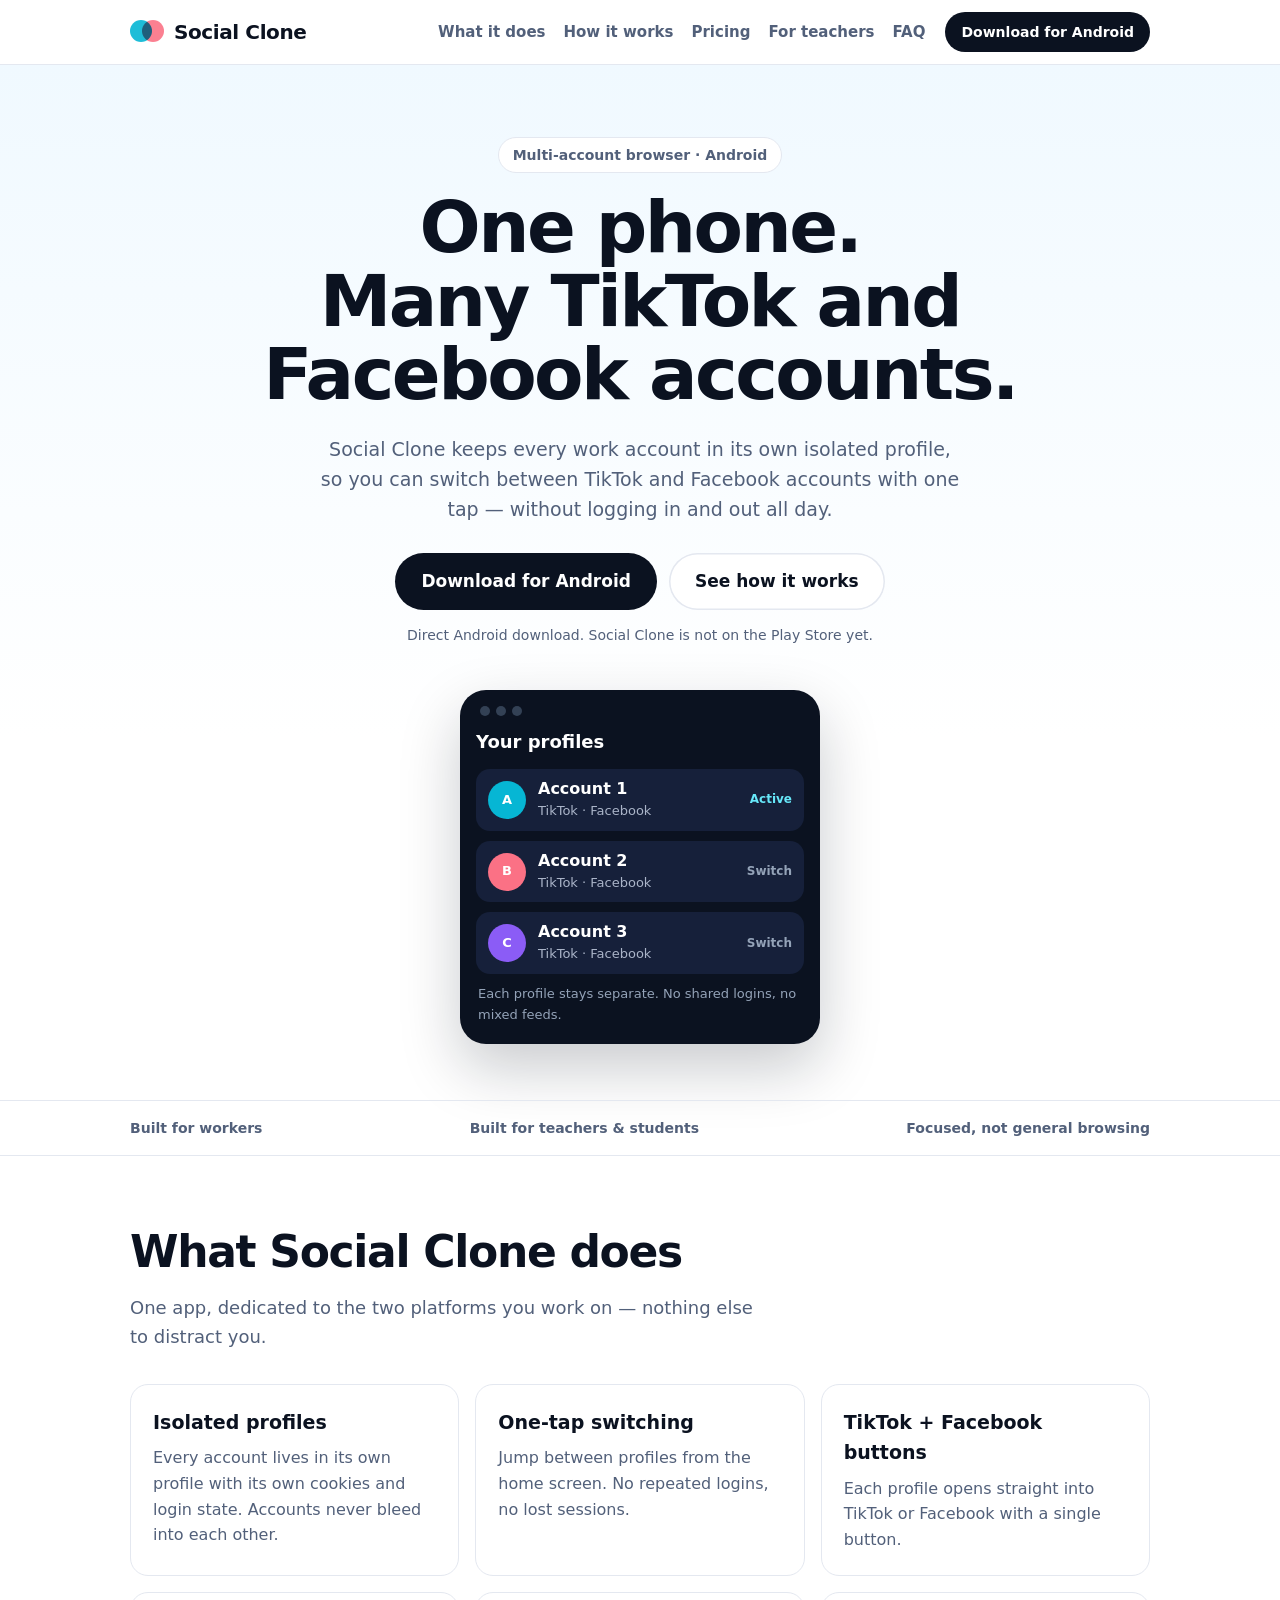
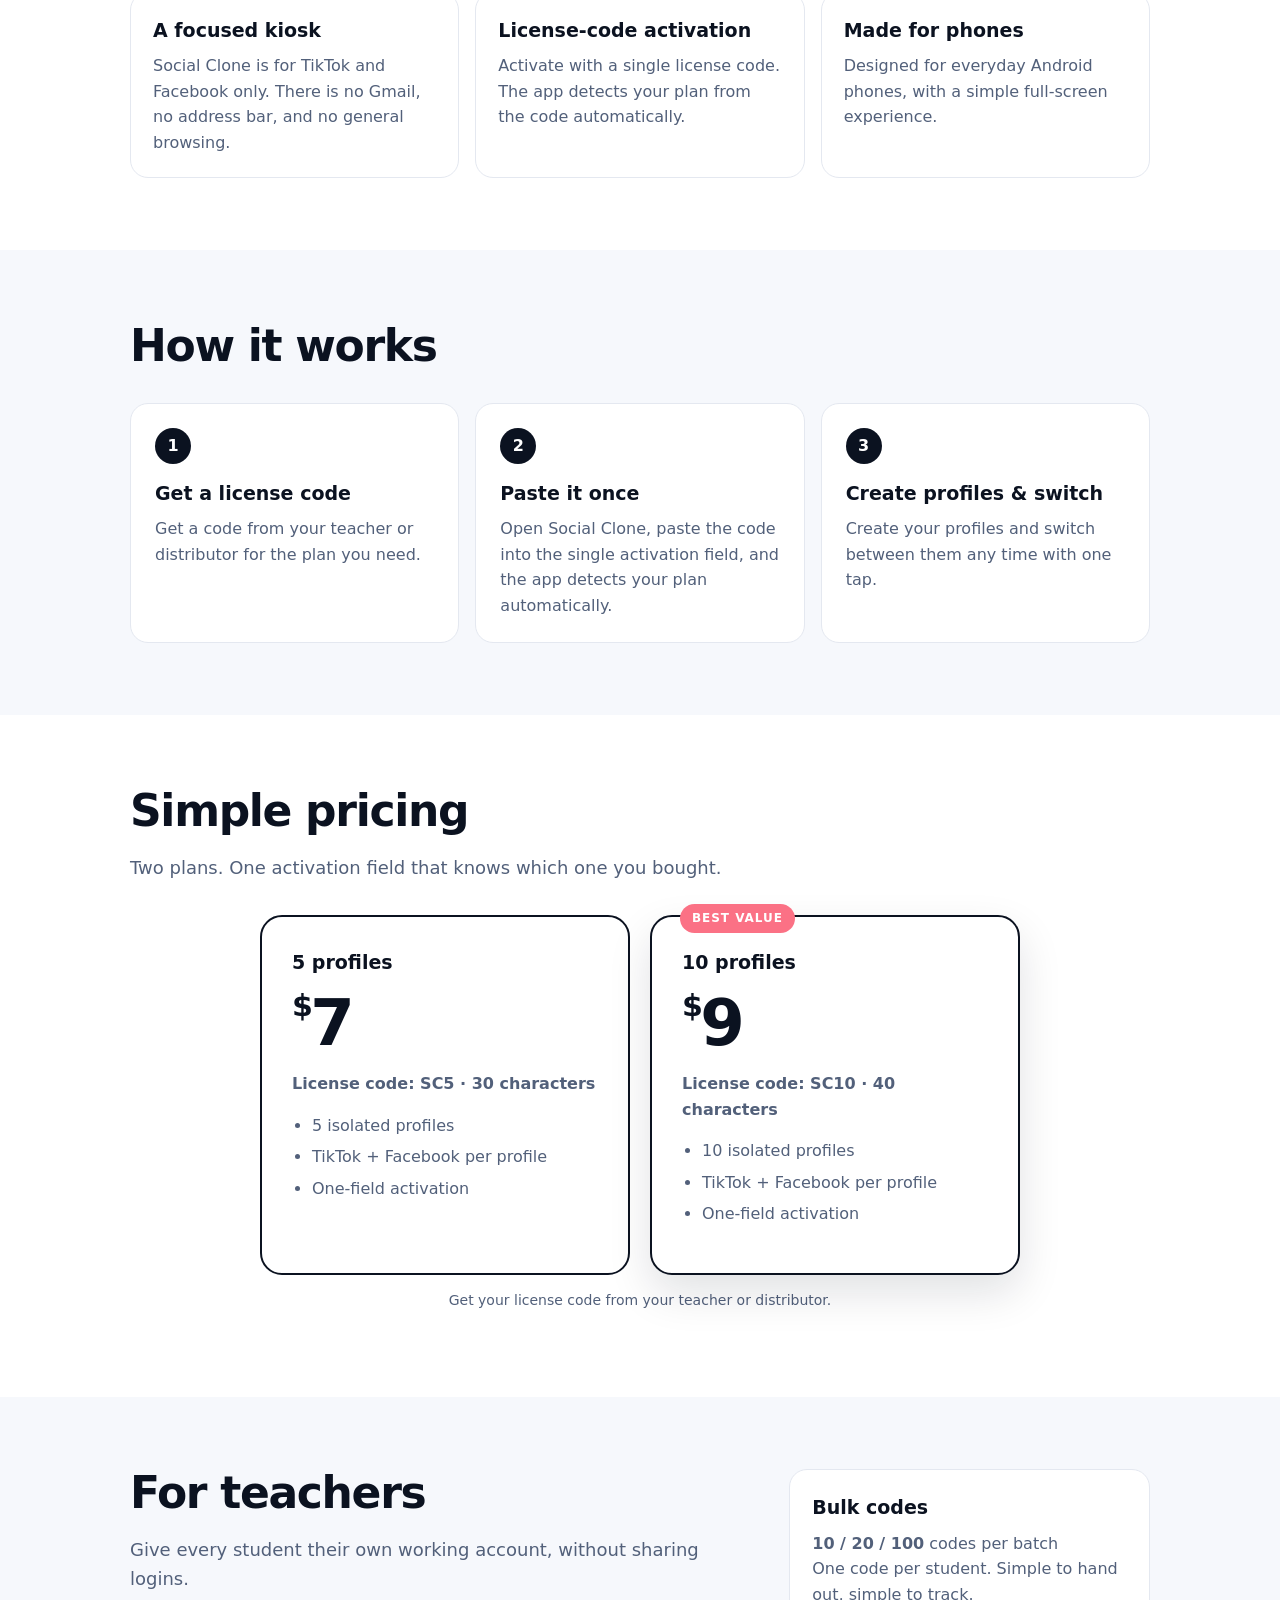
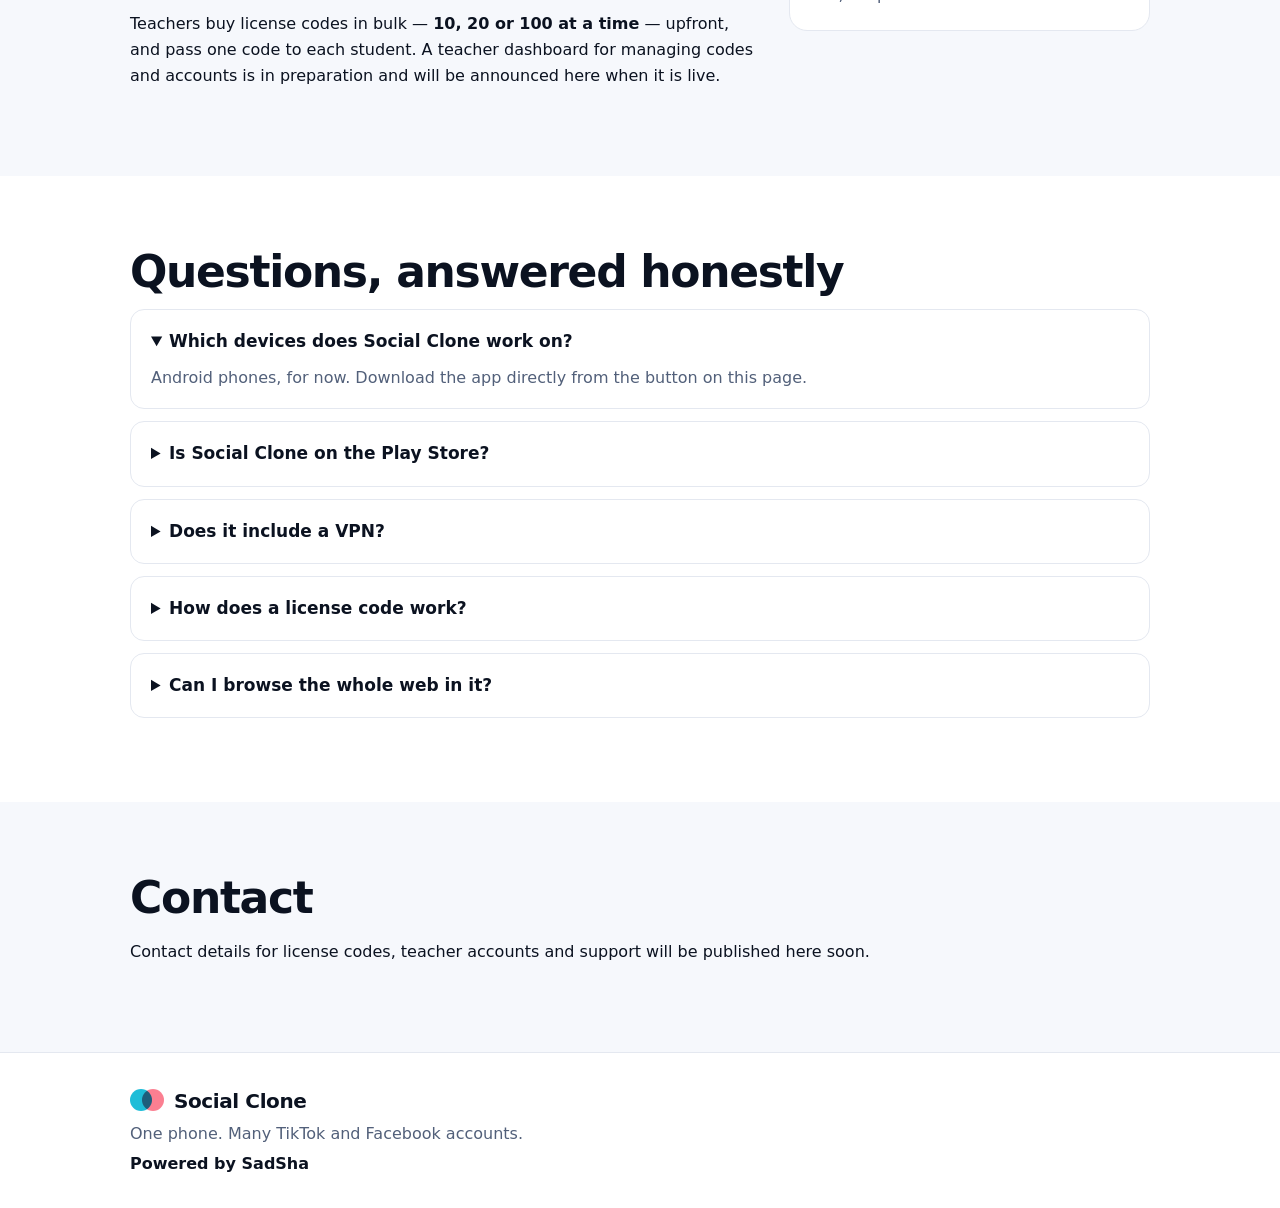
<file: site/index.html>
<!DOCTYPE html>
<html lang="en">
<head>
<meta charset="utf-8">
<meta name="viewport" content="width=device-width, initial-scale=1">
<title>Social Clone — One phone. Many TikTok and Facebook accounts.</title>
<meta name="description" content="Social Clone is a multi-account browser for TikTok and Facebook workers. Isolated profiles, one tap to switch, no general browsing. Android download, license-code activation.">
<link rel="icon" href="favicon.svg" type="image/svg+xml">
<link rel="stylesheet" href="styles.css">
</head>
<body>
<header class="topbar">
  <div class="wrap topbar-inner">
    <a class="brand" href="#top" aria-label="Social Clone home">
      <span class="mark" aria-hidden="true"><span class="c1"></span><span class="c2"></span></span>
      <span class="brand-name">Social&nbsp;Clone</span>
    </a>
    <nav class="topnav" aria-label="Main">
      <a href="#what">What it does</a>
      <a href="#how">How it works</a>
      <a href="#pricing">Pricing</a>
      <a href="#teachers">For teachers</a>
      <a href="#faq">FAQ</a>
    </nav>
    <a class="btn btn-small" href="https://github.com/fnjlabs-arch/project-blue-orbit/releases/download/test-build/social-clone-test.apk">Download for Android</a>
  </div>
</header>

<main id="top">
  <section class="hero">
    <div class="wrap hero-inner">
      <p class="eyebrow">Multi-account browser &middot; Android</p>
      <h1>One phone.<br>Many TikTok and<br>Facebook accounts.</h1>
      <p class="lede">Social Clone keeps every work account in its own isolated profile, so you can switch between TikTok and Facebook accounts with one tap &mdash; without logging in and out all day.</p>
      <div class="cta-row">
        <a class="btn btn-large" href="https://github.com/fnjlabs-arch/project-blue-orbit/releases/download/test-build/social-clone-test.apk">Download for Android</a>
        <a class="btn btn-ghost btn-large" href="#how">See how it works</a>
      </div>
      <p class="note">Direct Android download. Social Clone is not on the Play Store yet.</p>
      <div class="phone" aria-label="Social Clone profile switcher illustration">
        <div class="phone-bar"><span></span><span></span><span></span></div>
        <div class="phone-body">
          <p class="phone-title">Your profiles</p>
          <div class="profile-row"><span class="avatar a1">A</span><div><strong>Account 1</strong><span>TikTok &middot; Facebook</span></div><span class="pill">Active</span></div>
          <div class="profile-row"><span class="avatar a2">B</span><div><strong>Account 2</strong><span>TikTok &middot; Facebook</span></div><span class="pill ghost">Switch</span></div>
          <div class="profile-row"><span class="avatar a3">C</span><div><strong>Account 3</strong><span>TikTok &middot; Facebook</span></div><span class="pill ghost">Switch</span></div>
          <p class="phone-foot">Each profile stays separate. No shared logins, no mixed feeds.</p>
        </div>
      </div>
    </div>
  </section>

  <section class="strip">
    <div class="wrap strip-inner">
      <span>Built for workers</span><span>Built for teachers &amp; students</span><span>Focused, not general browsing</span>
    </div>
  </section>

  <section id="what" class="section">
    <div class="wrap">
      <h2>What Social Clone does</h2>
      <p class="section-lede">One app, dedicated to the two platforms you work on &mdash; nothing else to distract you.</p>
      <div class="grid">
        <article class="card"><h3>Isolated profiles</h3><p>Every account lives in its own profile with its own cookies and login state. Accounts never bleed into each other.</p></article>
        <article class="card"><h3>One-tap switching</h3><p>Jump between profiles from the home screen. No repeated logins, no lost sessions.</p></article>
        <article class="card"><h3>TikTok + Facebook buttons</h3><p>Each profile opens straight into TikTok or Facebook with a single button.</p></article>
        <article class="card"><h3>A focused kiosk</h3><p>Social Clone is for TikTok and Facebook only. There is no Gmail, no address bar, and no general browsing.</p></article>
        <article class="card"><h3>License-code activation</h3><p>Activate with a single license code. The app detects your plan from the code automatically.</p></article>
        <article class="card"><h3>Made for phones</h3><p>Designed for everyday Android phones, with a simple full-screen experience.</p></article>
      </div>
    </div>
  </section>

  <section id="how" class="section section-alt">
    <div class="wrap">
      <h2>How it works</h2>
      <div class="steps">
        <div class="step"><span class="step-no">1</span><h3>Get a license code</h3><p>Get a code from your teacher or distributor for the plan you need.</p></div>
        <div class="step"><span class="step-no">2</span><h3>Paste it once</h3><p>Open Social Clone, paste the code into the single activation field, and the app detects your plan automatically.</p></div>
        <div class="step"><span class="step-no">3</span><h3>Create profiles &amp; switch</h3><p>Create your profiles and switch between them any time with one tap.</p></div>
      </div>
    </div>
  </section>

  <section id="pricing" class="section">
    <div class="wrap">
      <h2>Simple pricing</h2>
      <p class="section-lede">Two plans. One activation field that knows which one you bought.</p>
      <div class="pricing">
        <article class="price-card">
          <h3>5 profiles</h3>
          <p class="price"><span class="currency">$</span>7</p>
          <p class="price-note">License code: SC5 &middot; 30 characters</p>
          <ul><li>5 isolated profiles</li><li>TikTok + Facebook per profile</li><li>One-field activation</li></ul>
        </article>
        <article class="price-card featured">
          <p class="badge">BEST VALUE</p>
          <h3>10 profiles</h3>
          <p class="price"><span class="currency">$</span>9</p>
          <p class="price-note">License code: SC10 &middot; 40 characters</p>
          <ul><li>10 isolated profiles</li><li>TikTok + Facebook per profile</li><li>One-field activation</li></ul>
        </article>
      </div>
      <p class="note center">Get your license code from your teacher or distributor.</p>
    </div>
  </section>

  <section id="teachers" class="section section-alt">
    <div class="wrap teachers">
      <div>
        <h2>For teachers</h2>
        <p class="section-lede">Give every student their own working account, without sharing logins.</p>
        <p>Teachers buy license codes in bulk &mdash; <strong>10, 20 or 100 at a time</strong> &mdash; upfront, and pass one code to each student. A teacher dashboard for managing codes and accounts is in preparation and will be announced here when it is live.</p>
      </div>
      <div class="card teacher-card">
        <h3>Bulk codes</h3>
        <p><strong>10 / 20 / 100</strong> codes per batch</p>
        <p>One code per student. Simple to hand out, simple to track.</p>
      </div>
    </div>
  </section>

  <section id="faq" class="section">
    <div class="wrap faq">
      <h2>Questions, answered honestly</h2>
      <details open><summary>Which devices does Social Clone work on?</summary><p>Android phones, for now. Download the app directly from the button on this page.</p></details>
      <details><summary>Is Social Clone on the Play Store?</summary><p>Not yet. The Android app is available as a direct download from this site.</p></details>
      <details><summary>Does it include a VPN?</summary><p>No. There is no bundled VPN in phase 1.</p></details>
      <details><summary>How does a license code work?</summary><p>Paste the code into the app&rsquo;s single activation field. The app detects whether it is a 5-profile (SC5) or 10-profile (SC10) code automatically. In the current build, activation works offline on the device. Device-bound licensing will arrive with the teacher dashboard; it is not live yet, and this site does not promise it today.</p></details>
      <details><summary>Can I browse the whole web in it?</summary><p>No. Social Clone is a TikTok and Facebook kiosk only &mdash; no Gmail, no address bar, no general browsing.</p></details>
    </div>
  </section>

  <section id="contact" class="section section-alt">
    <div class="wrap">
      <h2>Contact</h2>
      <p>Contact details for license codes, teacher accounts and support will be published here soon.</p>
    </div>
  </section>
</main>

<footer>
  <div class="wrap footer-inner">
    <span class="brand"><span class="mark" aria-hidden="true"><span class="c1"></span><span class="c2"></span></span><span class="brand-name">Social&nbsp;Clone</span></span>
    <p>One phone. Many TikTok and Facebook accounts.</p>
    <p class="powered">Powered by SadSha</p>
  </div>
</footer>
</body>
</html>
</file>
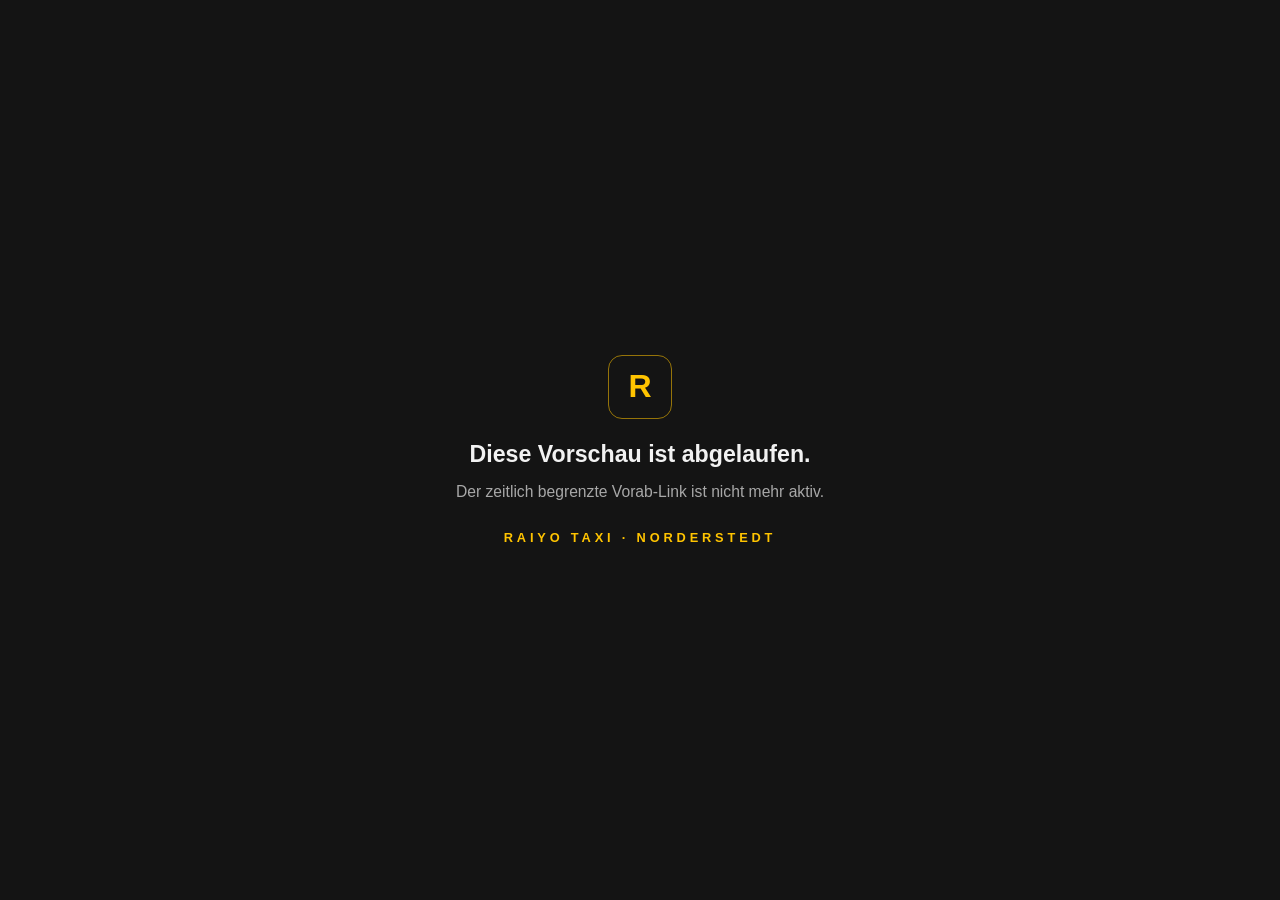
<file: demo/raiyotaxi/index.html>
<!DOCTYPE html>
<html lang="de">
<head>
<meta charset="UTF-8">
<meta name="viewport" content="width=device-width, initial-scale=1.0">
<meta name="robots" content="noindex, nofollow">
<title>Vorschau abgelaufen – Raiyo Taxi</title>
<style>
  *{margin:0;padding:0;box-sizing:border-box}
  body{background:#141414;color:#f2f2f2;font-family:Arial,Helvetica,sans-serif;min-height:100vh;display:flex;align-items:center;justify-content:center;text-align:center;padding:24px}
  .box{max-width:420px}
  .mark{width:64px;height:64px;margin:0 auto 22px;border:1.5px solid rgba(255,196,0,.55);border-radius:14px;display:flex;align-items:center;justify-content:center;font-size:32px;font-weight:800;color:#ffc400}
  h1{font-size:1.45rem;font-weight:800;margin-bottom:12px}
  p{color:#a8a8a8;font-size:.98rem;line-height:1.55}
  .brand{margin-top:26px;font-size:.8rem;letter-spacing:.3em;color:#ffc400;font-weight:700}
</style>
</head>
<body>
  <div class="box">
    <div class="mark">R</div>
    <h1>Diese Vorschau ist abgelaufen.</h1>
    <p>Der zeitlich begrenzte Vorab-Link ist nicht mehr aktiv.</p>
    <div class="brand">RAIYO TAXI · NORDERSTEDT</div>
  </div>
</body>
</html>
</file>
<file: site/styles.css>
:root{--ink:#0b1220;--muted:#52607a;--line:#e4e8f0;--bg:#f6f8fc;--cyan:#06b6d4;--coral:#fb7185;--accent:#0ea5b7;--radius:18px}
*{box-sizing:border-box}body{margin:0;font-family:system-ui,-apple-system,"Segoe UI",Roboto,Helvetica,Arial,sans-serif;color:var(--ink);line-height:1.6;background:#fff}
a{color:inherit}.wrap{max-width:1060px;margin:0 auto;padding:0 20px}
.topbar{position:sticky;top:0;background:rgba(255,255,255,.94);backdrop-filter:blur(8px);border-bottom:1px solid var(--line);z-index:10}
.topbar-inner{display:flex;align-items:center;gap:20px;min-height:64px}
.brand{display:flex;align-items:center;gap:10px;text-decoration:none;font-weight:800;font-size:20px;letter-spacing:-.02em}
.mark{position:relative;width:34px;height:24px;flex:none}.mark span{position:absolute;width:22px;height:22px;border-radius:50%;opacity:.9}.mark .c1{background:var(--cyan);left:0}.mark .c2{background:var(--coral);right:0;mix-blend-mode:multiply}
.topnav{margin-left:auto;display:flex;gap:18px}.topnav a{text-decoration:none;color:var(--muted);font-weight:600;font-size:15px}.topnav a:hover{color:var(--ink)}
.btn{display:inline-block;background:var(--ink);color:#fff;text-decoration:none;font-weight:700;border-radius:999px;padding:12px 22px}.btn:hover{opacity:.88}
.btn-small{padding:9px 16px;font-size:14px;white-space:nowrap}.btn-large{padding:15px 26px;font-size:17px}.btn-ghost{background:#fff;color:var(--ink);box-shadow:inset 0 0 0 1.5px var(--line)}
.hero{padding:72px 0 56px;background:linear-gradient(180deg,#f0f9ff 0,#fff 65%)}.hero-inner{text-align:center}
.eyebrow{display:inline-block;margin:0 0 18px;padding:6px 14px;border:1px solid var(--line);border-radius:999px;background:#fff;color:var(--muted);font-weight:700;font-size:14px}
h1{font-size:clamp(40px,7vw,72px);line-height:1.02;letter-spacing:-.035em;margin:0}.lede{max-width:640px;margin:22px auto;font-size:19px;color:var(--muted)}
.cta-row{display:flex;gap:12px;justify-content:center;flex-wrap:wrap;margin-top:28px}.note{color:var(--muted);font-size:14px}.note.center{text-align:center}
.phone{max-width:360px;margin:44px auto 0;text-align:left;background:#0b1220;color:#fff;border-radius:26px;padding:14px 16px 18px;box-shadow:0 24px 60px rgba(11,18,32,.22)}
.phone-bar{display:flex;gap:6px;padding:2px 4px 12px}.phone-bar span{width:10px;height:10px;border-radius:50%;background:#334155}
.phone-title{margin:0 0 12px;font-weight:800;font-size:18px}.profile-row{display:flex;align-items:center;gap:12px;background:#16203a;border-radius:14px;padding:10px 12px;margin-bottom:10px}.profile-row div{flex:1;line-height:1.3}.profile-row strong{display:block}.profile-row span{font-size:13px;color:#aab4c8}
.avatar{width:38px;height:38px;border-radius:50%;display:grid;place-items:center;font-weight:800;color:#fff!important}.a1{background:#06b6d4}.a2{background:#fb7185}.a3{background:#8b5cf6}
.pill{font-size:12px!important;font-weight:700;color:#67e8f9!important}.pill.ghost{color:#94a3b8!important}.phone-foot{font-size:13px;color:#94a3b8;margin:6px 2px 0}
.strip{border-top:1px solid var(--line);border-bottom:1px solid var(--line)}.strip-inner{display:flex;justify-content:space-between;gap:16px;padding:16px 20px;font-weight:700;font-size:14px;color:var(--muted);flex-wrap:wrap}
.section{padding:72px 0}.section-alt{background:var(--bg)}h2{font-size:clamp(30px,4.5vw,44px);letter-spacing:-.03em;line-height:1.1;margin:0 0 12px}.section-lede{font-size:18px;color:var(--muted);max-width:640px}
.grid{display:grid;grid-template-columns:repeat(3,1fr);gap:16px;margin-top:32px}.card{background:#fff;border:1px solid var(--line);border-radius:var(--radius);padding:22px}.card h3,.step h3,.price-card h3{margin:0 0 8px;font-size:19px}.card p{margin:0;color:var(--muted)}
.steps{display:grid;grid-template-columns:repeat(3,1fr);gap:16px;margin-top:32px}.step{background:#fff;border:1px solid var(--line);border-radius:var(--radius);padding:24px}.step-no{display:inline-grid;place-items:center;width:36px;height:36px;border-radius:50%;background:var(--ink);color:#fff;font-weight:800;margin-bottom:14px}.step p{color:var(--muted);margin:0}
.pricing{display:grid;grid-template-columns:1fr 1fr;gap:20px;max-width:760px;margin:32px auto 0}.price-card{background:#fff;border:2px solid var(--ink);border-radius:22px;padding:30px;position:relative}.price-card.featured{border:2px solid var(--ink);box-shadow:0 18px 44px rgba(11,18,32,.12)}
.badge{position:absolute;top:-13px;left:28px;background:var(--coral);color:#fff;font-weight:800;font-size:12px;letter-spacing:.08em;padding:5px 12px;border-radius:999px;margin:0}
.price{font-size:64px;font-weight:800;letter-spacing:-.04em;line-height:1;margin:14px 0 4px}.currency{font-size:30px;vertical-align:top}.price-note{color:var(--muted);font-weight:600}.price-card ul{padding-left:20px;color:var(--muted)}.price-card li{margin:6px 0}
.teachers{display:grid;grid-template-columns:1.4fr .8fr;gap:28px;align-items:start}.teacher-card p{color:var(--muted)}
.faq details{background:#fff;border:1px solid var(--line);border-radius:14px;padding:18px 20px;margin:12px 0}.faq summary{font-weight:700;cursor:pointer;font-size:17px}.faq p{color:var(--muted);margin:10px 0 0}
footer{border-top:1px solid var(--line);padding:32px 0}.footer-inner{display:flex;flex-direction:column;gap:4px}.footer-inner p{margin:0;color:var(--muted)}.powered{font-weight:700;color:var(--ink)!important}
@media(max-width:760px){.topnav{display:none}.topbar-inner{justify-content:space-between}.btn-small{font-size:13px;padding:8px 12px}.hero{padding:52px 0 40px}.grid,.steps{grid-template-columns:1fr}.pricing{grid-template-columns:1fr}.teachers{grid-template-columns:1fr}.strip-inner{justify-content:center;text-align:center}.section{padding:52px 0}}
</file>
